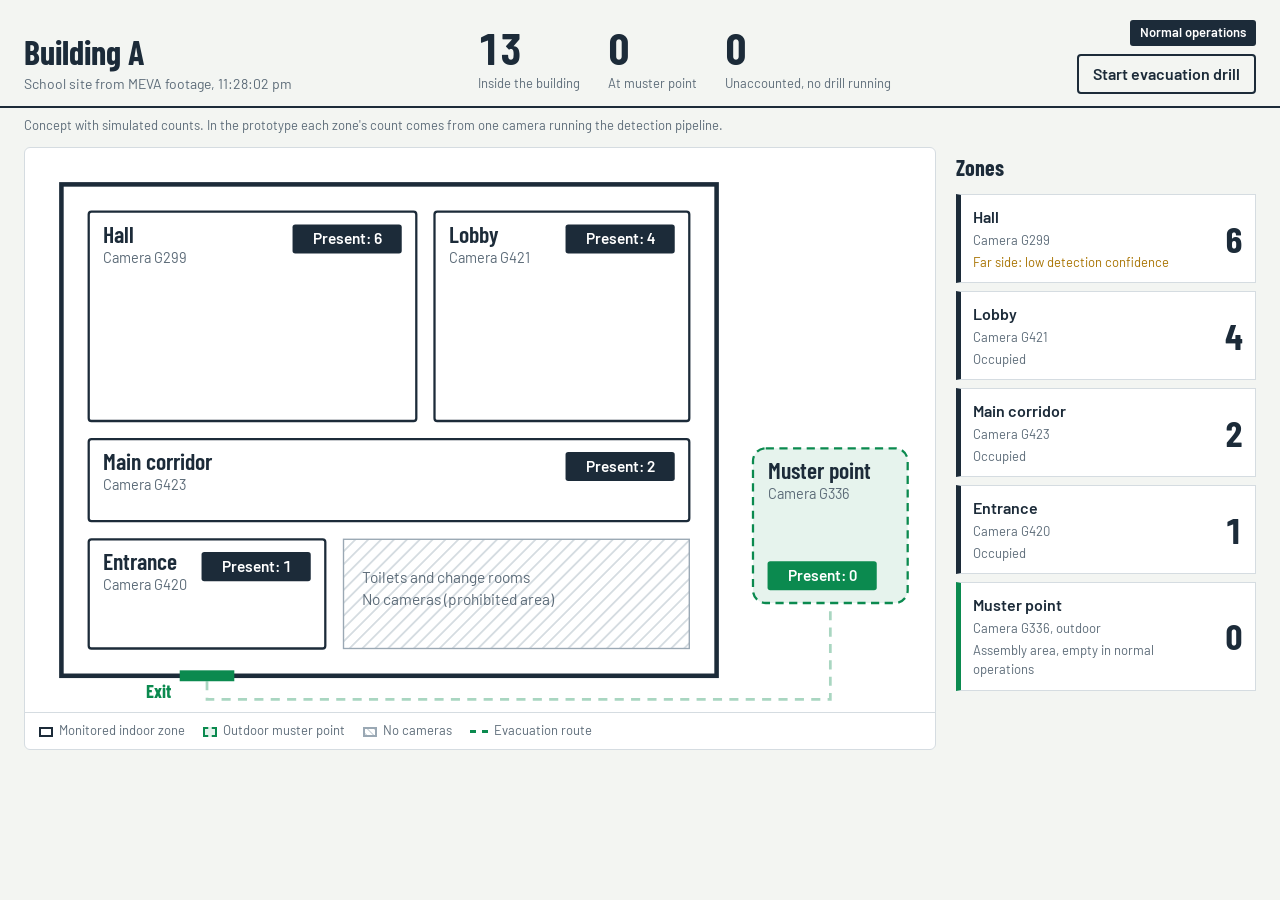
<file: Building A muster dashboard (concept).html>
<!doctype html>
<html lang="en">
<head>
<meta charset="utf-8">
<meta name="viewport" content="width=device-width, initial-scale=1, viewport-fit=cover">
<title>Building A muster dashboard (concept)</title>
<link rel="preconnect" href="https://fonts.googleapis.com">
<link rel="preconnect" href="https://fonts.gstatic.com" crossorigin>
<link href="https://fonts.googleapis.com/css2?family=Barlow:wght@400;500;600&family=Barlow+Condensed:wght@500;600;700&display=swap" rel="stylesheet">
<style>
:root{
  --paper:#F3F5F2;--panel:#FFFFFF;--ink:#1C2B39;--muted:#5C6B78;--line:#9AA8B4;--hair:#D5DCE1;
  --safe:#0B8A4F;--safe-soft:rgba(11,138,79,.10);--warn:#A87300;--alarm:#C2362B;--alarm-soft:rgba(194,54,43,.10);
  --tag:#1C2B39;--tag-ink:#FFFFFF;--feed:#25313B;
  box-sizing:border-box;padding-top:env(safe-area-inset-top,0px);padding-bottom:env(safe-area-inset-bottom,0px);
}
@media (prefers-color-scheme:dark){:root:not([data-theme="light"]){
  --paper:#0F1A24;--panel:#15232F;--ink:#E4ECF2;--muted:#93A4B3;--line:#536778;--hair:#22323F;
  --safe:#2FBF77;--safe-soft:rgba(47,191,119,.12);--warn:#E3B23C;--alarm:#F0645A;--alarm-soft:rgba(240,100,90,.14);
  --tag:#E4ECF2;--tag-ink:#0F1A24;--feed:#0A1219;}}
:root[data-theme="dark"]{
  --paper:#0F1A24;--panel:#15232F;--ink:#E4ECF2;--muted:#93A4B3;--line:#536778;--hair:#22323F;
  --safe:#2FBF77;--safe-soft:rgba(47,191,119,.12);--warn:#E3B23C;--alarm:#F0645A;--alarm-soft:rgba(240,100,90,.14);
  --tag:#E4ECF2;--tag-ink:#0F1A24;--feed:#0A1219;}
html{scroll-padding-top:env(safe-area-inset-top,0px)}
*,*::before,*::after{box-sizing:inherit}
body{margin:0;background:var(--paper);color:var(--ink);font-family:'Barlow',system-ui,-apple-system,'Segoe UI',sans-serif;font-size:16px;line-height:1.5}
button{font:inherit;color:inherit;cursor:pointer}
:focus-visible{outline:3px solid var(--safe);outline-offset:2px}
.top{display:grid;grid-template-columns:auto 1fr auto;gap:24px;align-items:end;padding:20px 24px 12px;border-bottom:2px solid var(--ink)}
.site h1{margin:0;font-family:'Barlow Condensed',sans-serif;font-weight:700;font-size:34px;line-height:1}
.site p{margin:4px 0 0;color:var(--muted);font-size:14px}
.figures{display:flex;gap:28px;justify-content:center;flex-wrap:wrap}
.fig .n{display:block;font-family:'Barlow Condensed',sans-serif;font-weight:700;font-size:44px;line-height:1;font-variant-numeric:tabular-nums}
.fig .l{font-size:13px;color:var(--muted)}
#fig-un.live .n{color:var(--alarm)}
#fig-un.done .n{color:var(--safe)}
.mode{display:flex;flex-direction:column;align-items:flex-end;gap:8px}
.badge{font-size:13px;font-weight:600;padding:3px 10px;border-radius:3px;background:var(--tag);color:var(--tag-ink)}
.badge.drill{background:var(--alarm)}
.badge.done{background:var(--safe)}
.btn{border:2px solid var(--ink);background:transparent;padding:6px 14px;border-radius:4px;font-weight:600}
.btn:hover{background:var(--ink);color:var(--paper)}
.note{margin:0;padding:8px 24px;font-size:13px;color:var(--muted)}
.layout{display:grid;grid-template-columns:minmax(0,1fr) 300px;gap:20px;padding:4px 24px 24px}
.plan-wrap{position:relative;background:var(--panel);border:1px solid var(--hair);border-radius:6px;overflow:hidden}
#plan{display:block;width:100%;height:auto}
#world{transform-origin:0 0;transition:transform .6s cubic-bezier(.2,.7,.2,1)}
.bldg{fill:none;stroke:var(--ink);stroke-width:5}
.nocam{fill:url(#hatch);stroke:var(--line);stroke-width:1.5}
.nocam-t{fill:var(--muted);font-size:17px}
.exit{fill:var(--safe)}
.exit-t{fill:var(--safe);font-family:'Barlow Condensed',sans-serif;font-weight:700;font-size:20px}
.route{fill:none;stroke:var(--safe);stroke-width:3;stroke-dasharray:10 8;opacity:.35;transition:opacity .4s}
body.drill .route{opacity:1}
.zone{cursor:pointer;outline:none}
.zone .r{fill:var(--panel);stroke:var(--ink);stroke-width:2.5;transition:fill .3s,stroke .3s}
.zone.outdoor .r{fill:var(--safe-soft);stroke:var(--safe);stroke-dasharray:9 6}
.zone:hover .r,.zone:focus-visible .r{stroke-width:5}
.zone.occ .r{stroke:var(--alarm);fill:var(--alarm-soft)}
.zone.clear .r{stroke:var(--safe)}
.zname{fill:var(--ink);font-family:'Barlow Condensed',sans-serif;font-weight:600;font-size:26px}
.zcam{fill:var(--muted);font-size:16px}
.tag rect{fill:var(--tag);transition:fill .3s}
.tag text{fill:var(--tag-ink);font-weight:600;font-size:17px;font-variant-numeric:tabular-nums}
.zone.occ .tag rect{fill:var(--alarm)}
.zone.clear .tag rect,.zone.outdoor .tag rect{fill:var(--safe)}
#mini{position:absolute;top:12px;left:12px;width:190px;background:var(--panel);border:1px solid var(--line);border-radius:4px;opacity:0;pointer-events:none;transition:opacity .3s}
.zoomed #mini{opacity:1}
#mini rect{fill:var(--paper);stroke:var(--line);stroke-width:6}
#mini rect.sel{stroke:var(--ink);stroke-width:12}
#mini rect.occ{stroke:var(--alarm)}
#mini text{fill:var(--ink);font-family:'Barlow Condensed',sans-serif;font-weight:700;font-size:70px}
.card{position:absolute;right:16px;bottom:16px;width:min(560px,calc(100% - 32px));background:var(--panel);border:2px solid var(--ink);border-radius:6px;padding:14px;box-shadow:0 8px 28px rgba(0,0,0,.18)}
.card[hidden]{display:none}
.card-head{display:flex;justify-content:space-between;align-items:baseline;gap:12px;margin-bottom:10px}
.card-head h2{margin:0;font-family:'Barlow Condensed',sans-serif;font-size:26px;line-height:1.1}
.card-head span{color:var(--muted);font-size:14px}
#feed{display:block;width:100%;aspect-ratio:16/9;border-radius:3px;background:var(--feed)}
.stats{display:grid;grid-template-columns:repeat(3,1fr);gap:8px 16px;margin:12px 0 4px}
.stats div{min-width:0}
.stats dt{font-size:12px;color:var(--muted)}
.stats dd{margin:0;font-weight:600;font-variant-numeric:tabular-nums}
.stats dd.warn{color:var(--warn)}
.card .fine{margin:6px 0 0;font-size:12px;color:var(--muted)}
.rail h2{margin:4px 0 10px;font-family:'Barlow Condensed',sans-serif;font-size:22px}
.rail ul{list-style:none;margin:0;padding:0;display:grid;gap:8px}
.ri{width:100%;display:grid;grid-template-columns:1fr auto;align-items:center;gap:2px 12px;text-align:left;background:var(--panel);border:1px solid var(--hair);border-left:5px solid var(--ink);border-radius:0;padding:10px 12px}
.ri:hover{border-color:var(--line);border-left-color:var(--ink)}
.ri.sel{border-color:var(--ink)}
.ri.outdoor{border-left-color:var(--safe)}
.ri.occ{border-left-color:var(--alarm)}
.ri.clear{border-left-color:var(--safe)}
.ri .nm{font-weight:600}
.ri .cm{font-size:13px;color:var(--muted)}
.ri .ct{grid-row:1/span 3;grid-column:2;font-family:'Barlow Condensed',sans-serif;font-weight:700;font-size:36px;line-height:1;font-variant-numeric:tabular-nums}
.ri .st{font-size:13px;color:var(--muted)}
.ri .st.warn{color:var(--warn)}.ri .st.alarm{color:var(--alarm)}.ri .st.safe{color:var(--safe)}
.legend{display:flex;gap:18px;flex-wrap:wrap;padding:8px 14px;border-top:1px solid var(--hair);font-size:13px;color:var(--muted)}
.legend i{display:inline-block;width:14px;height:10px;margin-right:6px;vertical-align:middle;border:2px solid var(--ink)}
.legend i.o{border-color:var(--safe);border-style:dashed;background:var(--safe-soft)}
.legend i.n{border-color:var(--line);background:repeating-linear-gradient(45deg,var(--hair) 0 2px,transparent 2px 5px)}
.legend i.r{border:none;border-top:3px dashed var(--safe);height:0;width:18px}
@media (max-width:900px){
  .top{grid-template-columns:1fr;align-items:start}
  .figures{justify-content:flex-start}
  .mode{align-items:flex-start;flex-direction:row}
  .layout{grid-template-columns:1fr;padding:4px 12px 16px}
  .card{position:static;width:auto;margin:10px;box-shadow:none}
  #mini{width:120px}
  .stats{grid-template-columns:repeat(2,1fr)}
}
@media (prefers-reduced-motion:no-preference){
  body.drill .route{animation:march 1s linear infinite}
  @keyframes march{to{stroke-dashoffset:-36}}
}
@media (prefers-reduced-motion:reduce){#world{transition:none}}
</style>
</head>
<body>
<header class="top">
  <div class="site">
    <h1>Building A</h1>
    <p>School site from MEVA footage, <span id="clock"></span></p>
  </div>
  <div class="figures" aria-live="polite">
    <div class="fig"><span class="n" id="f-site">0</span><span class="l">Inside the building</span></div>
    <div class="fig"><span class="n" id="f-muster">0</span><span class="l">At muster point</span></div>
    <div class="fig" id="fig-un"><span class="n" id="f-un">0</span><span class="l" id="f-un-l">Unaccounted, no drill running</span></div>
  </div>
  <div class="mode">
    <span id="badge" class="badge">Normal operations</span>
    <button id="drill" class="btn">Start evacuation drill</button>
  </div>
</header>
<p class="note">Concept with simulated counts. In the prototype each zone's count comes from one camera running the detection pipeline.</p>

<main class="layout">
  <section class="plan-wrap" id="planWrap" aria-label="Site plan">
    <svg id="plan" viewBox="0 0 1000 620" role="img" aria-label="Floor plan of Building A with five monitored zones">
      <defs>
        <pattern id="hatch" width="10" height="10" patternUnits="userSpaceOnUse" patternTransform="rotate(45)">
          <line x1="0" y1="0" x2="0" y2="10" stroke="var(--hair)" stroke-width="4"/>
        </pattern>
      </defs>
      <g id="world"></g>
    </svg>
    <svg id="mini" viewBox="0 0 1000 620" aria-hidden="true"></svg>
    <div class="card" id="card" hidden>
      <div class="card-head">
        <div><h2 id="c-name">Zone</h2><span id="c-cam"></span></div>
        <button class="btn" id="back">Back to site</button>
      </div>
      <canvas id="feed" aria-label="Simulated camera view with detection boxes"></canvas>
      <dl class="stats">
        <div><dt>Present now</dt><dd id="s-n">0</dd></div>
        <div><dt>Mean confidence</dt><dd id="s-conf">0</dd></div>
        <div><dt>Detection time</dt><dd id="s-ms">0 ms</dd></div>
        <div><dt>Frame rate</dt><dd id="s-fps">0 fps</dd></div>
        <div><dt>Resolution</dt><dd>1280 × 720</dd></div>
        <div><dt>Edge device</dt><dd>Raspberry Pi 5 (planned)</dd></div>
      </dl>
      <p class="fine">Simulated view. The prototype shows this camera's real footage with Stage 2 detection boxes.</p>
    </div>
    <div class="legend">
      <span><i></i>Monitored indoor zone</span>
      <span><i class="o"></i>Outdoor muster point</span>
      <span><i class="n"></i>No cameras</span>
      <span><i class="r"></i>Evacuation route</span>
    </div>
  </section>
  <aside class="rail">
    <h2>Zones</h2>
    <ul id="rail"></ul>
  </aside>
</main>

<script>
const zones=[
  {id:'hall',name:'Hall',cam:'G299',x:70,y:70,w:360,h:230,cap:60,count:6,conf:.48,low:true},
  {id:'lobby',name:'Lobby',cam:'G421',x:450,y:70,w:280,h:230,cap:40,count:4,conf:.81},
  {id:'corridor',name:'Main corridor',cam:'G423',x:70,y:320,w:660,h:90,cap:25,count:2,conf:.84},
  {id:'entrance',name:'Entrance',cam:'G420',x:70,y:430,w:260,h:120,cap:20,count:1,conf:.86},
  {id:'muster',name:'Muster point',cam:'G336',x:800,y:330,w:170,h:170,cap:200,count:0,conf:.77,outdoor:true}
];
const Z=Object.fromEntries(zones.map(z=>[z.id,z]));
const indoor=zones.filter(z=>!z.outdoor);
const NS='http://www.w3.org/2000/svg';
const world=document.getElementById('world'),mini=document.getElementById('mini');
let mode='normal',selected=null,headcount=0,t0=0,elapsed=0,hold=0,timer=null;

function mk(tag,attrs,parent,text){const e=document.createElementNS(NS,tag);for(const k in attrs)e.setAttribute(k,attrs[k]);if(text!=null)e.textContent=text;parent.appendChild(e);return e;}

function buildPlan(){
  mk('rect',{x:40,y:40,width:720,height:540,class:'bldg'},world);
  mk('rect',{x:350,y:430,width:380,height:120,class:'nocam'},world);
  mk('text',{x:370,y:478,class:'nocam-t'},world,'Toilets and change rooms');
  mk('text',{x:370,y:502,class:'nocam-t'},world,'No cameras (prohibited area)');
  mk('path',{d:'M200 586 V606 H885 V502',class:'route'},world);
  mk('rect',{x:170,y:574,width:60,height:12,class:'exit'},world);
  mk('text',{x:160,y:604,'text-anchor':'end',class:'exit-t'},world,'Exit');
  zones.forEach(z=>{
    const g=mk('g',{class:'zone'+(z.outdoor?' outdoor':''),tabindex:0,role:'button','data-id':z.id,'aria-label':'Open '+z.name},world);
    mk('rect',{x:z.x,y:z.y,width:z.w,height:z.h,rx:z.outdoor?14:3,class:'r'},g);
    mk('text',{x:z.x+16,y:z.y+34,class:'zname'},g,z.name);
    mk('text',{x:z.x+16,y:z.y+56,class:'zcam'},g,'Camera '+z.cam);
    const narrow=z.w<260;
    const tx=narrow?z.x+16:z.x+z.w-136, ty=narrow?z.y+z.h-46:z.y+14;
    const t=mk('g',{class:'tag'},g);
    mk('rect',{x:tx,y:ty,width:120,height:32,rx:3},t);
    z.tagText=mk('text',{x:tx+60,y:ty+22,'text-anchor':'middle'},t,'');
    z.g=g;
    g.addEventListener('click',()=>open(z.id));
    g.addEventListener('keydown',e=>{if(e.key==='Enter'||e.key===' '){e.preventDefault();open(z.id);}});
  });
  zones.forEach(z=>{
    z.m=mk('rect',{x:z.x,y:z.y,width:z.w,height:z.h,rx:z.outdoor?20:0},mini);
    z.mt=mk('text',{x:z.x+z.w/2,y:z.y+z.h/2+24,'text-anchor':'middle'},mini,'');
  });
}

function buildRail(){
  const ul=document.getElementById('rail');
  zones.forEach(z=>{
    const li=document.createElement('li');
    const b=document.createElement('button');
    b.className='ri'+(z.outdoor?' outdoor':'');
    b.innerHTML=`<span class="nm">${z.name}</span><span class="ct"></span><span class="cm">Camera ${z.cam}${z.outdoor?', outdoor':''}</span><span class="st"></span>`;
    b.addEventListener('click',()=>open(z.id));
    li.appendChild(b);ul.appendChild(li);
    z.ri=b;z.riCt=b.querySelector('.ct');z.riSt=b.querySelector('.st');
  });
}

function fmt(s){return Math.floor(s/60)+':'+String(Math.floor(s%60)).padStart(2,'0');}

function render(){
  const inside=indoor.reduce((a,z)=>a+z.count,0);
  document.getElementById('f-site').textContent=inside;
  document.getElementById('f-muster').textContent=Z.muster.count;
  const fu=document.getElementById('fig-un'),un=document.getElementById('f-un'),ul=document.getElementById('f-un-l');
  fu.className='fig';
  if(mode==='normal'){un.textContent='0';ul.textContent='Unaccounted, no drill running';}
  else{const u=headcount-Z.muster.count;un.textContent=u;
    if(mode==='drill'){fu.classList.add('live');ul.textContent='Unaccounted, drill at '+fmt(elapsed);}
    else{fu.classList.add('done');ul.textContent='All '+headcount+' accounted for in '+fmt(elapsed);}}
  zones.forEach(z=>{
    let cls='',st='',stc='';
    if(z.outdoor){
      z.tagText.textContent='Present: '+z.count;
      st=mode==='normal'?'Assembly area, empty in normal operations':z.count+' of '+headcount+' mustered';stc=mode==='normal'?'':'safe';
    }else if(mode==='normal'){
      z.tagText.textContent='Present: '+z.count;
      st=z.low?'Far side: low detection confidence':(z.count?'Occupied':'Empty');stc=z.low?'warn':'';
    }else{
      if(z.count>0){cls='occ';z.tagText.textContent='Present: '+z.count;st='Still occupied';stc='alarm';}
      else{cls='clear';z.tagText.textContent='Clear';st='Clear';stc='safe';}
    }
    z.g.classList.toggle('occ',cls==='occ');z.g.classList.toggle('clear',cls==='clear');
    z.ri.classList.toggle('occ',cls==='occ');z.ri.classList.toggle('clear',cls==='clear');
    z.ri.classList.toggle('sel',selected===z.id);
    z.riCt.textContent=z.count;z.riSt.textContent=st;z.riSt.className='st '+stc;
    z.m.setAttribute('class',(selected===z.id?'sel ':'')+(cls==='occ'?'occ':''));
    z.mt.textContent=z.count;
  });
  if(selected){const z=Z[selected];
    document.getElementById('s-n').textContent=z.count;
    const c=document.getElementById('s-conf');c.textContent=z.count?z.conf.toFixed(2):'n/a';c.className=z.low?'warn':'';
  }
}

function normalTick(){
  indoor.forEach(z=>{z.count=Math.max(0,Math.min(z.cap,z.count+Math.round(Math.random()*2-1)));});
  if(indoor.reduce((a,z)=>a+z.count,0)===0)Z.lobby.count=1;
  render();
}
function move(from,to,n){const k=Math.min(from.count,n);from.count-=k;to.count+=k;}
function drillTick(){
  elapsed=(performance.now()-t0)/1000;
  move(Z.entrance,Z.muster,2);
  move(Z.corridor,Z.entrance,2);
  move(Z.lobby,Z.corridor,2);
  if(Z.hall.count<=1&&hold<7&&Z.hall.count===1){hold++;}else move(Z.hall,Z.corridor,2);
  if(indoor.every(z=>z.count===0)){mode='done';stop();setMode();}
  render();
}
function stop(){clearInterval(timer);timer=null;}
function setMode(){
  const b=document.getElementById('badge'),btn=document.getElementById('drill');
  document.body.classList.toggle('drill',mode==='drill');
  b.className='badge'+(mode==='drill'?' drill':mode==='done'?' done':'');
  b.textContent=mode==='normal'?'Normal operations':mode==='drill'?'Evacuation drill':'Drill complete';
  btn.textContent=mode==='normal'?'Start evacuation drill':'Reset to normal';
}
document.getElementById('drill').addEventListener('click',()=>{
  stop();
  if(mode==='normal'){
    mode='drill';headcount=indoor.reduce((a,z)=>a+z.count,0);Z.muster.count=0;t0=performance.now();elapsed=0;hold=0;
    if(Z.hall.count<2)Z.hall.count=2,headcount=indoor.reduce((a,z)=>a+z.count,0);
    timer=setInterval(drillTick,900);
  }else{
    mode='normal';Z.muster.count=0;Z.hall.count=6;Z.lobby.count=4;Z.corridor.count=2;Z.entrance.count=1;
    timer=setInterval(normalTick,2500);
  }
  setMode();render();
});

function open(id){
  const z=Z[id];selected=id;
  const s=Math.min(3,Math.min(1000/z.w,620/z.h)*0.8);
  const tx=500-s*(z.x+z.w/2),ty=310-s*(z.y+z.h/2);
  world.style.transform=`translate(${tx}px,${ty}px) scale(${s})`;
  document.getElementById('planWrap').classList.add('zoomed');
  document.getElementById('c-name').textContent=z.name;
  document.getElementById('c-cam').textContent='Camera '+z.cam+(z.outdoor?', outdoor':', school building');
  const card=document.getElementById('card');
  setTimeout(()=>{if(selected===id){card.hidden=false;startFeed();}},matchMedia('(prefers-reduced-motion: reduce)').matches?0:420);
  render();
}
function close(){
  selected=null;world.style.transform='';
  document.getElementById('planWrap').classList.remove('zoomed');
  document.getElementById('card').hidden=true;stopFeed();render();
}
document.getElementById('back').addEventListener('click',close);
addEventListener('keydown',e=>{if(e.key==='Escape'&&selected)close();});

const cv=document.getElementById('feed'),ctx=cv.getContext('2d');
let boxes=[],raf=null,lastStat=0;
function startFeed(){boxes=[];if(!raf)raf=requestAnimationFrame(draw);}
function stopFeed(){cancelAnimationFrame(raf);raf=null;}
function draw(t){
  const z=Z[selected];if(!z){raf=null;return;}
  const dpr=devicePixelRatio||1,W=cv.clientWidth*dpr,H=W*9/16;
  if(cv.width!==Math.round(W)){cv.width=Math.round(W);cv.height=Math.round(H);}
  const green='#2FBF77';
  ctx.fillStyle=getComputedStyle(document.documentElement).getPropertyValue('--feed').trim()||'#25313B';
  ctx.fillRect(0,0,W,H);
  ctx.strokeStyle='rgba(255,255,255,.07)';ctx.lineWidth=dpr;
  const vx=W*.5,vy=H*.28;
  for(let i=-6;i<=6;i++){ctx.beginPath();ctx.moveTo(vx,vy);ctx.lineTo(vx+i*W*.18,H);ctx.stroke();}
  for(let k=1;k<6;k++){const y=vy+(H-vy)*(k*k)/36;ctx.beginPath();ctx.moveTo(0,y);ctx.lineTo(W,y);ctx.stroke();}
  while(boxes.length<z.count)boxes.push({x:Math.random(),y:.15+Math.random()*.8,v:(Math.random()<.5?-1:1)*(.0006+Math.random()*.0012),c:Math.max(.26,Math.min(.95,z.conf+(Math.random()-.5)*.25))});
  while(boxes.length>z.count)boxes.pop();
  boxes.sort((a,b)=>a.y-b.y);
  boxes.forEach(b=>{
    b.x+=b.v;if(b.x<.05||b.x>.95)b.v*=-1;
    const fy=vy+(H-vy)*(.25+.7*b.y),bh=H*(.14+.36*b.y),bw=bh*.42,bx=b.x*W-bw/2,by=fy-bh;
    ctx.fillStyle='rgba(200,215,225,.16)';ctx.fillRect(bx+bw*.2,by+bh*.12,bw*.6,bh*.88);
    ctx.beginPath();ctx.arc(bx+bw/2,by+bh*.08,bw*.2,0,Math.PI*2);ctx.fill();
    ctx.strokeStyle=b.c<.5?'#E3B23C':green;ctx.lineWidth=2*dpr;ctx.strokeRect(bx,by,bw,bh);
    const lab='person '+b.c.toFixed(2);ctx.font=`600 ${11*dpr}px Barlow, sans-serif`;
    const tw=ctx.measureText(lab).width+8*dpr;ctx.fillStyle=b.c<.5?'#E3B23C':green;ctx.fillRect(bx,by-15*dpr,tw,15*dpr);
    ctx.fillStyle='#0A1219';ctx.fillText(lab,bx+4*dpr,by-4*dpr);
  });
  ctx.fillStyle='rgba(255,255,255,.75)';ctx.font=`500 ${12*dpr}px Barlow, sans-serif`;
  ctx.fillText('Simulated view, camera '+z.cam,10*dpr,18*dpr);
  ctx.fillText(z.count+' detected',10*dpr,H-10*dpr);
  if(t-lastStat>1000){lastStat=t;
    document.getElementById('s-ms').textContent=(34+Math.round(Math.random()*8))+' ms';
    document.getElementById('s-fps').textContent=(23+Math.round(Math.random()*3))+' fps';}
  raf=requestAnimationFrame(draw);
}

function tickClock(){document.getElementById('clock').textContent=new Date().toLocaleTimeString('en-AU',{hour:'2-digit',minute:'2-digit',second:'2-digit'});}
buildPlan();buildRail();setMode();render();tickClock();
setInterval(tickClock,1000);timer=setInterval(normalTick,2500);
</script>
</body>
</html>
</file>
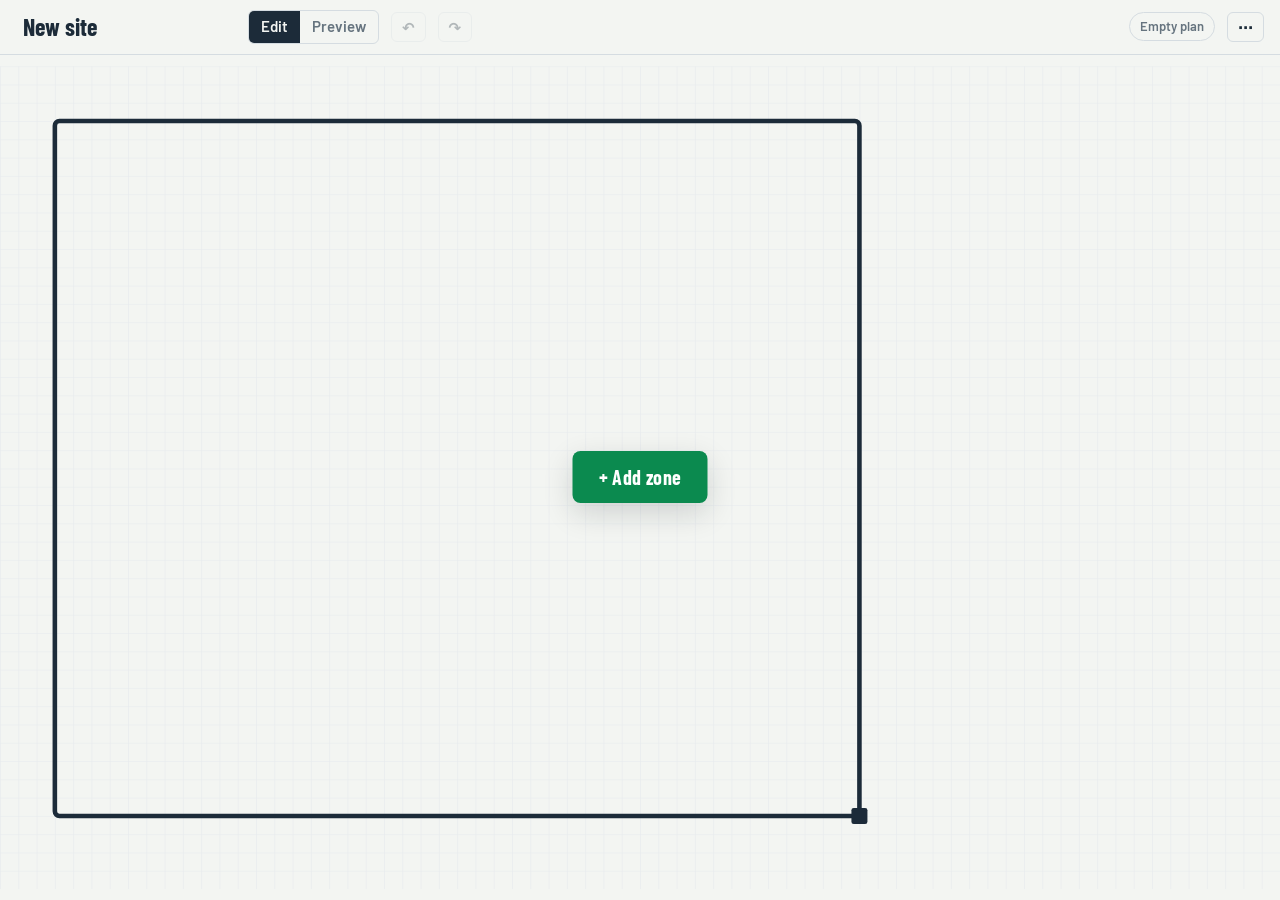
<file: Site workspace_ zones and cameras.html>
<!doctype html>
<html lang="en">
<head>
<meta charset="utf-8">
<meta name="viewport" content="width=device-width, initial-scale=1, viewport-fit=cover">
<title>Site workspace</title>
<link rel="preconnect" href="https://fonts.googleapis.com">
<link rel="preconnect" href="https://fonts.gstatic.com" crossorigin>
<link href="https://fonts.googleapis.com/css2?family=Barlow:wght@400;500;600&family=Barlow+Condensed:wght@600;700&display=swap" rel="stylesheet">
<style>
:root{
  --bg:#F3F5F2;--panel:#FFFFFF;--ink:#1C2B39;--ink2:#3E4E5C;--muted:#66747F;--line:#D5DCE1;--grid:#E6EAED;
  --accent:#0B8A4F;--accent-soft:rgba(11,138,79,.08);--warn:#A87300;--shadow:0 10px 30px rgba(20,30,40,.16);
  box-sizing:border-box;padding-top:env(safe-area-inset-top,0px);padding-bottom:env(safe-area-inset-bottom,0px);
}
@media (prefers-color-scheme:dark){:root:not([data-theme="light"]){
  --bg:#0D131A;--panel:#121B24;--ink:#E6EDF2;--ink2:#B7C3CC;--muted:#8A99A6;--line:#26343F;--grid:#16212B;
  --accent:#22B566;--accent-soft:rgba(34,181,102,.10);--warn:#E3B23C;--shadow:0 12px 34px rgba(0,0,0,.5);}}
:root[data-theme="dark"]{
  --bg:#0D131A;--panel:#121B24;--ink:#E6EDF2;--ink2:#B7C3CC;--muted:#8A99A6;--line:#26343F;--grid:#16212B;
  --accent:#22B566;--accent-soft:rgba(34,181,102,.10);--warn:#E3B23C;--shadow:0 12px 34px rgba(0,0,0,.5);}
html{height:100%;scroll-padding-top:env(safe-area-inset-top,0px)}
*,*::before,*::after{box-sizing:inherit}
body{margin:0;height:100%;display:flex;flex-direction:column;background:var(--bg);color:var(--ink);font:15px/1.45 'Barlow',system-ui,-apple-system,'Segoe UI',sans-serif}
button,input,select{font:inherit;color:inherit}
:focus-visible{outline:2px solid var(--accent);outline-offset:2px}
.top{display:flex;align-items:center;gap:12px;padding:10px 16px;border-bottom:1px solid var(--line);flex-wrap:wrap}
#siteName{background:transparent;border:1px solid transparent;border-radius:4px;font:700 24px/1.1 'Barlow Condensed',sans-serif;padding:2px 6px;width:220px}
#siteName:hover{border-color:var(--line)}
.seg{display:inline-flex;border:1px solid var(--line);border-radius:6px;overflow:hidden}
.seg button{background:transparent;border:0;padding:5px 12px;cursor:pointer;color:var(--muted);font-weight:600}
.seg button.on{background:var(--ink);color:var(--bg)}
.ib{background:transparent;border:1px solid var(--line);border-radius:6px;padding:5px 10px;cursor:pointer;font-weight:600;line-height:1.2}
.ib:hover:not(:disabled){border-color:var(--ink2)}
.ib:disabled{opacity:.3;cursor:default}
.spacer{flex:1}
.pill{background:transparent;cursor:pointer;font-size:13px;font-weight:600;padding:4px 10px;border-radius:999px;border:1px solid var(--line);color:var(--muted)}
.pill.ok{color:var(--accent);border-color:var(--accent)}
.pill.bad{color:var(--warn);border-color:var(--warn)}
.stat{font-size:13px;color:var(--muted);margin-left:10px}
.stat b{font:700 20px 'Barlow Condensed',sans-serif;color:var(--ink);margin-right:4px;font-variant-numeric:tabular-nums}
body.preview .editonly{display:none!important}
.board{position:relative;flex:1;min-height:420px;overflow:hidden}
#plan{position:absolute;inset:0;width:100%;height:100%;touch-action:none;user-select:none}
.gl{fill:none;stroke:var(--grid);stroke-width:1}
.outline{fill:none;stroke:var(--ink);stroke-width:4}
.ohandle,.rs{fill:var(--ink);cursor:nwse-resize}
.door{fill:var(--accent)}
.zone{cursor:move}
.zr{fill:var(--panel);stroke:var(--ink2);stroke-width:2}
.zone.muster .zr{fill:var(--accent-soft);stroke:var(--accent);stroke-dasharray:8 6}
.zone.sel .zr{stroke:var(--accent);stroke-width:3.5}
.zn{fill:var(--ink);font:600 19px 'Barlow Condensed',sans-serif}
.zk{fill:var(--muted);font:500 11px 'Barlow',sans-serif;letter-spacing:.12em}
.zc{fill:var(--ink2);font:500 13px 'Barlow',sans-serif}
.zc.warn{fill:var(--warn)}
.wd{fill:var(--warn)}
.dot{fill:var(--accent);stroke:var(--panel);stroke-width:2;cursor:crosshair}
.path{stroke:var(--accent);stroke-width:2.5;stroke-dasharray:8 7;fill:none;pointer-events:none}
.path.sel{stroke-width:5}
.phit{stroke:transparent;stroke-width:16;cursor:pointer}
.templink{stroke:var(--accent);stroke-width:2;stroke-dasharray:4 4}
.drop .zr{stroke:var(--accent);stroke-width:3.5}
.tag rect{fill:var(--ink)}
.tag text{fill:var(--panel);font:600 13px 'Barlow',sans-serif}
.tag.unk rect{fill:var(--warn)}
.start{position:absolute;left:50%;top:50%;transform:translate(-50%,-50%);background:var(--accent);color:#fff;border:0;border-radius:8px;padding:14px 26px;font:700 20px 'Barlow Condensed',sans-serif;letter-spacing:.02em;cursor:pointer;box-shadow:var(--shadow)}
.fab{position:absolute;right:20px;bottom:20px;background:var(--accent);color:#fff;border:0;border-radius:999px;padding:11px 20px;font:700 17px 'Barlow Condensed',sans-serif;cursor:pointer;box-shadow:var(--shadow)}
.start[hidden],.fab[hidden],.pop[hidden],.menu[hidden]{display:none}
.pop,.menu{position:absolute;z-index:5;background:var(--panel);border:1px solid var(--line);border-radius:10px;box-shadow:var(--shadow);padding:12px}
.pop{width:250px}
.pop input,.pop select{width:100%;background:var(--bg);border:1px solid var(--line);border-radius:6px;padding:6px 8px}
#pName{font:700 20px 'Barlow Condensed',sans-serif;border-color:transparent;background:transparent;padding:2px 4px;margin:-2px -4px 8px;width:calc(100% + 8px)}
#pName:hover,#pName:focus{border-color:var(--line);background:var(--bg)}
.chips{display:flex;gap:6px;margin-bottom:10px}
.chips button{flex:1;background:transparent;border:1px solid var(--line);border-radius:6px;padding:5px 0;cursor:pointer;font-weight:600;font-size:13px;color:var(--muted)}
.chips button.on{border-color:var(--accent);color:var(--accent);background:var(--accent-soft)}
.pr{display:grid;grid-template-columns:62px 1fr;gap:8px;align-items:center;margin-bottom:8px;font-size:13px;color:var(--muted)}
.pfoot{display:flex;justify-content:flex-end;margin-top:4px}
.link{background:none;border:0;padding:2px 0;cursor:pointer;color:var(--warn);font-weight:600;font-size:13px}
.big{font:700 28px 'Barlow Condensed',sans-serif;line-height:1}
.menu{min-width:200px;padding:6px}
.mi{display:flex;align-items:center;gap:10px;width:100%;background:transparent;border:0;border-radius:6px;padding:9px 10px;cursor:pointer;text-align:left;font-weight:600}
.mi:hover,.mi:focus-visible{background:var(--bg)}
.mi i{width:20px;height:14px;border:2px solid var(--ink2);border-radius:2px;flex:none}
.mi i.entry{border-top:4px solid var(--accent)}
.mi i.muster{border:2px dashed var(--accent);background:var(--accent-soft);border-radius:4px}
.mi small{display:block;font-weight:400;color:var(--muted);font-size:12px}
.checks{list-style:none;margin:4px;padding:0;display:grid;gap:7px}
.checks li{display:flex;gap:8px;align-items:center;font-size:14px}
.checks li i{width:14px;height:14px;border-radius:50%;border:2px solid var(--warn);flex:none}
.checks li.ok i{border-color:var(--accent);background:var(--accent)}
pre{margin:4px;max-height:50vh;max-width:min(420px,80vw);overflow:auto;font-size:11px}
@media (max-width:640px){#siteName{width:140px}.pop{width:230px}}
</style>
</head>
<body>
<header class="top">
  <input id="siteName" aria-label="Site name">
  <div class="seg"><button id="mEdit" class="on">Edit</button><button id="mPrev">Preview</button></div>
  <button class="ib editonly" id="undo" title="Undo (Ctrl+Z)">↶</button>
  <button class="ib editonly" id="redo" title="Redo (Ctrl+Shift+Z)">↷</button>
  <span class="spacer"></span>
  <span id="stats"></span>
  <button id="ready" class="pill"></button>
  <button class="ib editonly" id="more" title="More" aria-label="More">⋯</button>
</header>
<main class="board" id="board">
  <svg id="plan" viewBox="0 0 1120 720" preserveAspectRatio="xMidYMid meet" aria-label="Site plan"></svg>
  <button id="start" class="start editonly" hidden>+ Add zone</button>
  <button id="fab" class="fab editonly" hidden>+ Add zone</button>
  <div id="pop" class="pop" hidden></div>
  <div id="menu" class="menu" hidden></div>
</main>
<script>
const G=16,COLS=70,ROWS=45,KEY='zone-workspace-v2';
const ROLE={entry:'Entry zone',general:'General zone',muster:'Muster point'};
const SHORT={entry:'Entry',general:'General',muster:'Muster'};
const HINT={entry:'Doorway in and out',general:'Area inside the site',muster:'Where people assemble'};
const SIZE={entry:[12,7],general:[16,8],muster:[12,9]};
const MEVA=['G420','G423','G421','G336','G299','G339'];
const $=s=>document.querySelector(s);
const esc=s=>String(s).replace(/[&<>"]/g,c=>({'&':'&amp;','<':'&lt;','>':'&gt;','"':'&quot;'}[c]));
const uid=p=>p+Math.random().toString(36).slice(2,7);
const clamp=(v,a,b)=>Math.max(a,Math.min(b,v));
const snap=()=>JSON.stringify(S);

function blank(){return{site:{name:'New site',x:3,y:3,w:44,h:38},zones:[],paths:[],cams:[]};}
function demo(){return{
  site:{name:'Building A',x:3,y:3,w:44,h:38},
  zones:[
    {id:'z1',name:'Main entrance',role:'entry',x:5,y:5,w:13,h:7,cam:'CAM-ENT-01',cap:20},
    {id:'z2',name:'Corridor',role:'general',x:5,y:17,w:40,h:6,cam:'CAM-COR-01',cap:25},
    {id:'z3',name:'Lobby',role:'general',x:23,y:28,w:20,h:10,cam:'CAM-LOB-01',cap:40},
    {id:'z4',name:'Muster point',role:'muster',x:54,y:15,w:13,h:10,cam:'CAM-MUS-01',cap:200}],
  paths:[{id:'p1',a:'z1',b:'z2'},{id:'p2',a:'z2',b:'z3'},{id:'p3',a:'z2',b:'z4'}],
  cams:[{id:'CAM-ENT-01',src:'meva:G420',url:''},{id:'CAM-COR-01',src:'meva:G423',url:''},
        {id:'CAM-LOB-01',src:'meva:G421',url:''},{id:'CAM-MUS-01',src:'meva:G336',url:''}]};}
function load(){try{const v=localStorage.getItem(KEY);return v?JSON.parse(v):null;}catch(e){return null;}}
function save(){try{localStorage.setItem(KEY,snap());}catch(e){}}

let S=load()||blank(),hist=[],fut=[],sel=null,preview=false,drag=null,counts={},dropZone=null,menuKind=null;
const Z=id=>S.zones.find(z=>z.id===id),C=id=>S.cams.find(c=>c.id===id);
const live=z=>!!(z.cam&&C(z.cam)&&C(z.cam).src);

function commit(before){if(before!==snap()){hist.push(before);if(hist.length>150)hist.shift();fut=[];save();}render();}
function undo(){if(!hist.length)return;fut.push(snap());S=JSON.parse(hist.pop());sel=null;save();render();}
function redo(){if(!fut.length)return;hist.push(snap());S=JSON.parse(fut.pop());sel=null;save();render();}

const svg=$('#plan'),board=$('#board'),pop=$('#pop'),menu=$('#menu');
function pt(e){const P=svg.createSVGPoint();P.x=e.clientX;P.y=e.clientY;return P.matrixTransform(svg.getScreenCTM().inverse());}
function toBoard(x,y){const m=svg.getScreenCTM(),b=board.getBoundingClientRect();return{x:m.a*x+m.e-b.left,y:m.d*y+m.f-b.top};}
function zoneAt(p){for(let i=S.zones.length-1;i>=0;i--){const z=S.zones[i];if(p.x>=z.x*G&&p.x<=(z.x+z.w)*G&&p.y>=z.y*G&&p.y<=(z.y+z.h)*G)return z;}return null;}
function edgePt(a,b){const ax=(a.x+a.w/2)*G,ay=(a.y+a.h/2)*G,dx=(b.x+b.w/2)*G-ax,dy=(b.y+b.h/2)*G-ay;
  const t=Math.min(dx?(a.w*G/2)/Math.abs(dx):Infinity,dy?(a.h*G/2)/Math.abs(dy):Infinity,1);return[ax+dx*t,ay+dy*t];}
function door(z){const o=S.site,cx=z.x+z.w/2,cy=z.y+z.h/2,L=4*G;
  const d=[['l',cx-o.x],['r',o.x+o.w-cx],['t',cy-o.y],['b',o.y+o.h-cy]].sort((a,b)=>a[1]-b[1])[0][0];
  if(d==='t'||d==='b')return{x:clamp(cx*G-L/2,o.x*G,(o.x+o.w)*G-L),y:(d==='t'?o.y:o.y+o.h)*G-4,w:L,h:8};
  return{x:(d==='l'?o.x:o.x+o.w)*G-4,y:clamp(cy*G-L/2,o.y*G,(o.y+o.h)*G-L),w:8,h:L};}
function overlaps(x,y,w,h){return S.zones.some(z=>x<z.x+z.w&&x+w>z.x&&y<z.y+z.h&&y+h>z.y);}
function freeSpot(role){const[w,h]=SIZE[role],o=S.site;
  if(!S.zones.length&&role!=='muster')return[Math.round(o.x+o.w/2-w/2),Math.round(o.y+o.h/2-h/2)];
  const xs=role==='muster'?[o.x+o.w+4]:Array.from({length:Math.max(1,Math.floor((o.w-w-2)/2))},(_,i)=>o.x+2+i*2);
  for(let y=o.y+2;y+h<=ROWS;y+=2)for(const x of xs)if(x+w<=COLS&&!overlaps(x,y,w,h))return[x,y];
  return[o.x+2,o.y+2];}
function addZone(role){
  const b=snap(),[w,h]=SIZE[role],[x,y]=freeSpot(role),n=S.zones.filter(z=>z.role===role).length+1;
  const name=role==='entry'?(n>1?'Entrance '+n:'Main entrance'):role==='muster'?(n>1?'Muster point '+n:'Muster point'):'Zone '+n;
  const z={id:uid('z'),name,role,x,y,w,h,cam:null,cap:role==='muster'?200:30};
  S.zones.push(z);sel={kind:'zone',id:z.id};closeMenu();commit(b);
  const i=$('#pName');if(i){i.focus();i.select();}
}
function newCamId(){let n=1,id;do{id='CAM-'+String(n).padStart(2,'0');n++;}while(C(id));return id;}
function assign(zid,cid){S.zones.forEach(z=>{if(z.cam===cid)z.cam=null;});const z=Z(zid);if(z)z.cam=cid||null;}
function delSel(){if(!sel)return;const b=snap();
  if(sel.kind==='zone'){const z=Z(sel.id);S.zones=S.zones.filter(q=>q.id!==sel.id);S.paths=S.paths.filter(p=>p.a!==sel.id&&p.b!==sel.id);
    if(z&&z.cam)S.cams=S.cams.filter(c=>c.id!==z.cam);}
  if(sel.kind==='path')S.paths=S.paths.filter(p=>p.id!==sel.id);
  sel=null;commit(b);}

function reach(){const adj={};S.zones.forEach(z=>adj[z.id]=[]);
  S.paths.forEach(p=>{if(adj[p.a]&&adj[p.b]){adj[p.a].push(p.b);adj[p.b].push(p.a);}});
  const seen=new Set(S.zones.filter(z=>z.role==='entry').map(z=>z.id)),q=[...seen];
  while(q.length){const c=q.shift();adj[c].forEach(n=>{if(!seen.has(n)){seen.add(n);q.push(n);}});}return seen;}
function checks(){const zs=S.zones,seen=reach(),nocam=zs.filter(z=>!z.cam).length,nosrc=zs.filter(z=>z.cam&&!live(z)).length,un=zs.filter(z=>!seen.has(z.id)).length;
  return[{ok:zs.some(z=>z.role==='entry'),t:'Entry zone'},{ok:zs.some(z=>z.role==='muster'),t:'Muster point'},
    {ok:zs.length>0&&!nocam,t:nocam?nocam+' without camera':'Every zone has a camera'},
    {ok:zs.length>0&&!nosrc,t:nosrc?nosrc+' camera without source':'Every camera has a source'},
    {ok:zs.length>0&&!un,t:un?un+' not connected to an entry':'All zones connected'}];}
const issue=(z,seen)=>!live(z)||!seen.has(z.id);

/* render */
function render(){renderCanvas();renderTop();renderOverlay();}
function renderTop(){
  if(document.activeElement!==$('#siteName'))$('#siteName').value=S.site.name;
  $('#undo').disabled=!hist.length;$('#redo').disabled=!fut.length;
  const r=$('#ready');
  if(!S.zones.length){r.className='pill';r.textContent='Empty plan';}
  else{const bad=checks().filter(c=>!c.ok).length;r.className='pill '+(bad?'bad':'ok');r.textContent=bad?bad+(bad>1?' issues':' issue'):'Ready';}
  if(preview){let inside=0,mus=0,unk=0;
    S.zones.forEach(z=>{if(!live(z)){unk++;return;}const n=counts[z.id]||0;z.role==='muster'?mus+=n:inside+=n;});
    $('#stats').innerHTML=`<span class="stat"><b>${inside}</b>inside</span><span class="stat"><b>${mus}</b>at muster</span>${unk?`<span class="stat"><b>${unk}</b>unknown</span>`:''}<span class="stat">simulated</span>`;
  }else $('#stats').innerHTML='';
}
function renderCanvas(){
  const o=S.site,seen=reach();
  let h=`<defs><pattern id="grid" width="${G}" height="${G}" patternUnits="userSpaceOnUse"><path class="gl" d="M${G} 0H0V${G}"/></pattern></defs>`;
  h+=`<rect width="${COLS*G}" height="${ROWS*G}" fill="url(#grid)"/>`;
  h+=`<rect class="outline" x="${o.x*G}" y="${o.y*G}" width="${o.w*G}" height="${o.h*G}" rx="4"/>`;
  S.zones.filter(z=>z.role==='entry').forEach(z=>{const d=door(z);h+=`<rect class="door" x="${d.x}" y="${d.y}" width="${d.w}" height="${d.h}" rx="2"/>`;});
  S.paths.forEach(p=>{const a=Z(p.a),b=Z(p.b);if(!a||!b)return;const[x1,y1]=edgePt(a,b),[x2,y2]=edgePt(b,a),s=sel&&sel.kind==='path'&&sel.id===p.id;
    h+=`<line class="path${s?' sel':''}" x1="${x1}" y1="${y1}" x2="${x2}" y2="${y2}"/>`;
    if(!preview)h+=`<line class="phit" data-p="${p.id}" x1="${x1}" y1="${y1}" x2="${x2}" y2="${y2}"/>`;});
  S.zones.forEach(z=>{const x=z.x*G,y=z.y*G,w=z.w*G,hh=z.h*G,s=sel&&sel.kind==='zone'&&sel.id===z.id;
    h+=`<g class="zone ${z.role}${s?' sel':''}${dropZone===z.id?' drop':''}" data-z="${z.id}">`;
    h+=`<rect class="zr" x="${x}" y="${y}" width="${w}" height="${hh}" rx="${z.role==='muster'?10:3}"/>`;
    h+=`<text class="zn" x="${x+12}" y="${y+25}">${esc(z.name)}</text>`;
    h+=`<text class="zk" x="${x+12}" y="${y+42}">${ROLE[z.role].toUpperCase()}</text>`;
    h+=`<text class="zc${z.cam?'':' warn'}" x="${x+12}" y="${y+60}">${z.cam?esc(z.cam):'No camera'}</text>`;
    if(preview){const u=!live(z),t=u?'Unknown':'Present '+(counts[z.id]||0),tw=u?78:96;
      h+=`<g class="tag${u?' unk':''}"><rect x="${x+w-tw-8}" y="${y+8}" width="${tw}" height="24" rx="3"/><text x="${x+w-tw/2-8}" y="${y+25}" text-anchor="middle">${t}</text></g>`;}
    else if(issue(z,seen))h+=`<circle class="wd" cx="${x+w-12}" cy="${y+12}" r="5"/>`;
    h+=`</g>`;
    if(s&&!preview){h+=`<rect class="rs" data-rs="${z.id}" x="${x+w-7}" y="${y+hh-7}" width="14" height="14" rx="2"/>`;
      [[x+w/2,y],[x+w,y+hh/2],[x+w/2,y+hh],[x,y+hh/2]].forEach(([cx,cy])=>h+=`<circle class="dot" data-link="${z.id}" cx="${cx}" cy="${cy}" r="7"/>`);}
  });
  if(!preview)h+=`<rect class="ohandle" data-h="outline" x="${(o.x+o.w)*G-7}" y="${(o.y+o.h)*G-7}" width="14" height="14" rx="2"/>`;
  if(drag&&drag.type==='link'){const a=Z(drag.from);h+=`<line class="templink" x1="${(a.x+a.w/2)*G}" y1="${(a.y+a.h/2)*G}" x2="${drag.x}" y2="${drag.y}"/>`;}
  svg.innerHTML=h;
}

/* pop-ups */
function place(el,r,prefer){
  const bw=board.clientWidth,bh=board.clientHeight,w=el.offsetWidth,h=el.offsetHeight,g=12;let x,y;
  if(prefer==='side'){x=r.x2+g;if(x+w>bw-8)x=r.x1-w-g;y=r.y1;
    if(x<8){x=clamp(r.x1,8,bw-w-8);y=r.y2+g;if(y+h>bh-8)y=r.y1-h-g;}}
  else{x=prefer==='right'?r.x2-w:(r.x1+r.x2)/2-w/2;y=r.y2+8;if(y+h>bh-8)y=r.y1-h-8;}
  el.style.left=clamp(x,8,Math.max(8,bw-w-8))+'px';el.style.top=clamp(y,8,Math.max(8,bh-h-8))+'px';
}
function renderOverlay(){
  const empty=!S.zones.length;
  $('#start').hidden=preview||!empty;$('#fab').hidden=preview||empty;
  if(drag||!sel){pop.hidden=true;return;}
  let html='',r;
  if(sel.kind==='zone'&&Z(sel.id)){const z=Z(sel.id),c=C(z.cam);
    const a=toBoard(z.x*G,z.y*G),b=toBoard((z.x+z.w)*G,(z.y+z.h)*G);r={x1:a.x,y1:a.y,x2:b.x,y2:b.y};
    if(preview){html=`<div class="zn" style="font:700 20px 'Barlow Condensed',sans-serif">${esc(z.name)}</div>
      <div class="big" style="margin:6px 0">${live(z)?(counts[z.id]||0)+' present':'Unknown'}</div>
      <div class="pr"><span>Camera</span><span>${z.cam?esc(z.cam):'None'}</span></div>
      <div class="pr"><span>Source</span><span>${c&&c.src?(c.src==='rtsp'?'RTSP':'Demo: MEVA '+c.src.slice(5)):'Not set'}</span></div>`;}
    else{
      html=`<input id="pName" value="${esc(z.name)}" aria-label="Zone name">
      <div class="chips">${Object.keys(ROLE).map(k=>`<button data-role-set="${k}" class="${z.role===k?'on':''}">${SHORT[k]}</button>`).join('')}</div>
      <div class="pr"><span>Camera</span><select id="pCam"><option value="">None</option>${S.cams.map(cm=>{const u=S.zones.find(q=>q.cam===cm.id&&q.id!==z.id);return`<option value="${cm.id}"${z.cam===cm.id?' selected':''}>${cm.id}${u?' ('+esc(u.name)+')':''}</option>`;}).join('')}<option value="__new">+ New camera</option></select></div>`;
      if(c){html+=`<div class="pr"><span>Source</span><select id="pSrc"><option value="">Not set</option>${MEVA.map(m=>`<option value="meva:${m}"${c.src==='meva:'+m?' selected':''}>Demo: MEVA ${m}</option>`).join('')}<option value="rtsp"${c.src==='rtsp'?' selected':''}>RTSP stream</option></select></div>`;
        if(c.src==='rtsp')html+=`<div class="pr"><span>Address</span><input id="pUrl" placeholder="rtsp://…/stream2" value="${esc(c.url||'')}"></div>`;}
      html+=`<div class="pfoot"><button class="link" id="pDel">Delete zone</button></div>`;}
    pop.innerHTML=html;pop.hidden=false;place(pop,r,'side');bindPop(z,c);return;}
  if(sel.kind==='path'&&!preview){const p=S.paths.find(q=>q.id===sel.id);if(!p){pop.hidden=true;return;}
    const[x1,y1]=edgePt(Z(p.a),Z(p.b)),[x2,y2]=edgePt(Z(p.b),Z(p.a)),m=toBoard((x1+x2)/2,(y1+y2)/2);
    pop.innerHTML=`<div class="pr" style="grid-template-columns:1fr;margin-bottom:6px;color:var(--ink)">${esc(Z(p.a).name)} ↔ ${esc(Z(p.b).name)}</div><div class="pfoot"><button class="link" id="pDel">Delete path</button></div>`;
    pop.hidden=false;place(pop,{x1:m.x,y1:m.y,x2:m.x,y2:m.y},'below');$('#pDel').onclick=delSel;return;}
  pop.hidden=true;
}
function bindPop(z,c){
  let before=null;const n=$('#pName');
  if(n){n.addEventListener('focus',()=>before=snap());n.addEventListener('input',()=>{z.name=n.value||'Zone';save();renderCanvas();});
    n.addEventListener('change',()=>commit(before||snap()));n.addEventListener('keydown',e=>{if(e.key==='Enter')n.blur();});}
  document.querySelectorAll('[data-role-set]').forEach(b=>b.onclick=()=>{const s=snap();z.role=b.dataset.roleSet;commit(s);});
  const cs=$('#pCam');if(cs)cs.onchange=()=>{const s=snap();
    if(cs.value==='__new'){const id=newCamId();S.cams.push({id,src:'',url:''});assign(z.id,id);}else assign(z.id,cs.value);
    commit(s);const ss=$('#pSrc');if(ss&&!C(z.cam).src)ss.focus();};
  const ss=$('#pSrc');if(ss)ss.onchange=()=>{const s=snap();c.src=ss.value;commit(s);const u=$('#pUrl');if(u)u.focus();};
  const u=$('#pUrl');if(u){u.addEventListener('focus',()=>before=snap());u.addEventListener('input',()=>{c.url=u.value;save();});u.addEventListener('change',()=>commit(before||snap()));}
  const d=$('#pDel');if(d)d.onclick=delSel;
}
function openMenu(kind,anchor){
  if(menuKind===kind){closeMenu();return;}
  menuKind=kind;let h='';
  if(kind==='add')h=Object.keys(ROLE).map(k=>`<button class="mi" data-add="${k}"><i class="${k}"></i><span>${ROLE[k]}<small>${HINT[k]}</small></span></button>`).join('');
  if(kind==='checks')h=`<ul class="checks">${checks().map(c=>`<li class="${c.ok?'ok':''}"><i></i>${c.t}</li>`).join('')}</ul>`;
  if(kind==='more')h=`<button class="mi" data-act="demo">Load demo site</button><button class="mi" data-act="clear">Clear plan</button><button class="mi" data-act="cfg">View config</button>`;
  if(kind==='cfg')h=`<pre>${esc(JSON.stringify({site:S.site,zones:S.zones,paths:S.paths.map(p=>({from:p.a,to:p.b})),cameras:S.cams},null,2))}</pre>`;
  menu.innerHTML=h;menu.hidden=false;
  const a=anchor.getBoundingClientRect(),b=board.getBoundingClientRect();
  const r={x1:a.left-b.left,y1:a.top-b.top,x2:a.right-b.left,y2:a.bottom-b.top};
  place(menu,r,anchor.id==='start'?'below':'right');
  if(anchor.id==='fab'){menu.style.top=Math.max(8,r.y1-menu.offsetHeight-8)+'px';}
  const f=menu.querySelector('button');if(f)f.focus();
  menu.querySelectorAll('[data-add]').forEach(b=>b.onclick=()=>addZone(b.dataset.add));
  menu.querySelectorAll('[data-act]').forEach(b=>b.onclick=()=>{const s=snap(),a=b.dataset.act;
    if(a==='cfg'){closeMenu();openMenu('cfg',$('#more'));return;}
    closeMenu();sel=null;S=a==='demo'?demo():blank();commit(s);});
}
function closeMenu(){menuKind=null;menu.hidden=true;}

/* canvas interaction */
svg.addEventListener('pointerdown',e=>{
  closeMenu();const p=pt(e),t=e.target;
  if(preview){const ze=t.closest('[data-z]');sel=ze?{kind:'zone',id:ze.dataset.z}:null;render();return;}
  const cap=()=>svg.setPointerCapture(e.pointerId);
  if(t.dataset.link){drag={type:'link',from:t.dataset.link,x:p.x,y:p.y,before:snap()};cap();render();return;}
  if(t.dataset.rs){const z=Z(t.dataset.rs);drag={type:'resize',z,before:snap(),sx:p.x,sy:p.y,w:z.w,h:z.h};cap();renderOverlay();return;}
  if(t.dataset.h==='outline'){drag={type:'outline',before:snap(),sx:p.x,sy:p.y,w:S.site.w,h:S.site.h};cap();renderOverlay();return;}
  if(t.dataset.p){sel={kind:'path',id:t.dataset.p};render();return;}
  const ze=t.closest('[data-z]');
  if(ze){const z=Z(ze.dataset.z);sel={kind:'zone',id:z.id};drag={type:'move',z,before:snap(),sx:p.x,sy:p.y,x:z.x,y:z.y,moved:false};cap();renderCanvas();return;}
  sel=null;render();
});
svg.addEventListener('pointermove',e=>{
  if(!drag)return;const p=pt(e),dx=Math.round((p.x-(drag.sx||0))/G),dy=Math.round((p.y-(drag.sy||0))/G);
  if(drag.type==='move'){const z=drag.z;if(dx||dy){drag.moved=true;pop.hidden=true;}z.x=clamp(drag.x+dx,0,COLS-z.w);z.y=clamp(drag.y+dy,0,ROWS-z.h);}
  else if(drag.type==='resize'){const z=drag.z;z.w=clamp(drag.w+dx,8,COLS-z.x);z.h=clamp(drag.h+dy,5,ROWS-z.y);}
  else if(drag.type==='outline'){const o=S.site;o.w=clamp(drag.w+dx,10,COLS-o.x);o.h=clamp(drag.h+dy,10,ROWS-o.y);}
  else if(drag.type==='link'){drag.x=p.x;drag.y=p.y;const z=zoneAt(p);dropZone=z&&z.id!==drag.from?z.id:null;}
  renderCanvas();
});
function endDrag(e){if(!drag)return;const d=drag;drag=null;dropZone=null;
  if(d.type==='link'){const z=zoneAt(pt(e));
    if(z&&z.id!==d.from&&!S.paths.some(p=>(p.a===d.from&&p.b===z.id)||(p.b===d.from&&p.a===z.id)))S.paths.push({id:uid('p'),a:d.from,b:z.id});}
  commit(d.before);}
svg.addEventListener('pointerup',endDrag);svg.addEventListener('pointercancel',endDrag);

/* chrome */
$('#start').onclick=e=>openMenu('add',e.currentTarget);
$('#fab').onclick=e=>openMenu('add',e.currentTarget);
$('#ready').onclick=e=>openMenu('checks',e.currentTarget);
$('#more').onclick=e=>openMenu('more',e.currentTarget);
document.addEventListener('pointerdown',e=>{if(!menu.hidden&&!menu.contains(e.target)&&!e.target.closest('#start,#fab,#ready,#more'))closeMenu();});
let nb=null;const sn=$('#siteName');
sn.addEventListener('focus',()=>nb=snap());sn.addEventListener('input',()=>{S.site.name=sn.value;save();});
sn.addEventListener('change',()=>commit(nb||snap()));sn.addEventListener('keydown',e=>{if(e.key==='Enter')sn.blur();});
$('#undo').onclick=undo;$('#redo').onclick=redo;
function setMode(p){preview=p;document.body.classList.toggle('preview',p);$('#mEdit').classList.toggle('on',!p);$('#mPrev').classList.toggle('on',p);drag=null;closeMenu();render();}
$('#mEdit').onclick=()=>setMode(false);$('#mPrev').onclick=()=>setMode(true);
document.addEventListener('keydown',e=>{
  const typing=/INPUT|SELECT|TEXTAREA/.test(document.activeElement.tagName);
  if(e.key==='Escape'){if(!menu.hidden)closeMenu();else if(typing)document.activeElement.blur();else{sel=null;render();}return;}
  if((e.ctrlKey||e.metaKey)&&e.key.toLowerCase()==='z'&&!typing){e.preventDefault();e.shiftKey?redo():undo();return;}
  if(typing||preview)return;
  if((e.key==='Delete'||e.key==='Backspace')&&sel){e.preventDefault();delSel();}
});
addEventListener('resize',()=>{renderOverlay();closeMenu();});

setInterval(()=>{S.zones.forEach(z=>{const c=counts[z.id]??(z.role==='muster'?0:Math.floor(Math.random()*4));
  counts[z.id]=z.role==='muster'?0:clamp(c+Math.round(Math.random()*2-1),0,z.cap);});
  if(preview){renderCanvas();renderTop();renderOverlay();}},2000);

render();
</script>
</body>
</html>
</file>
